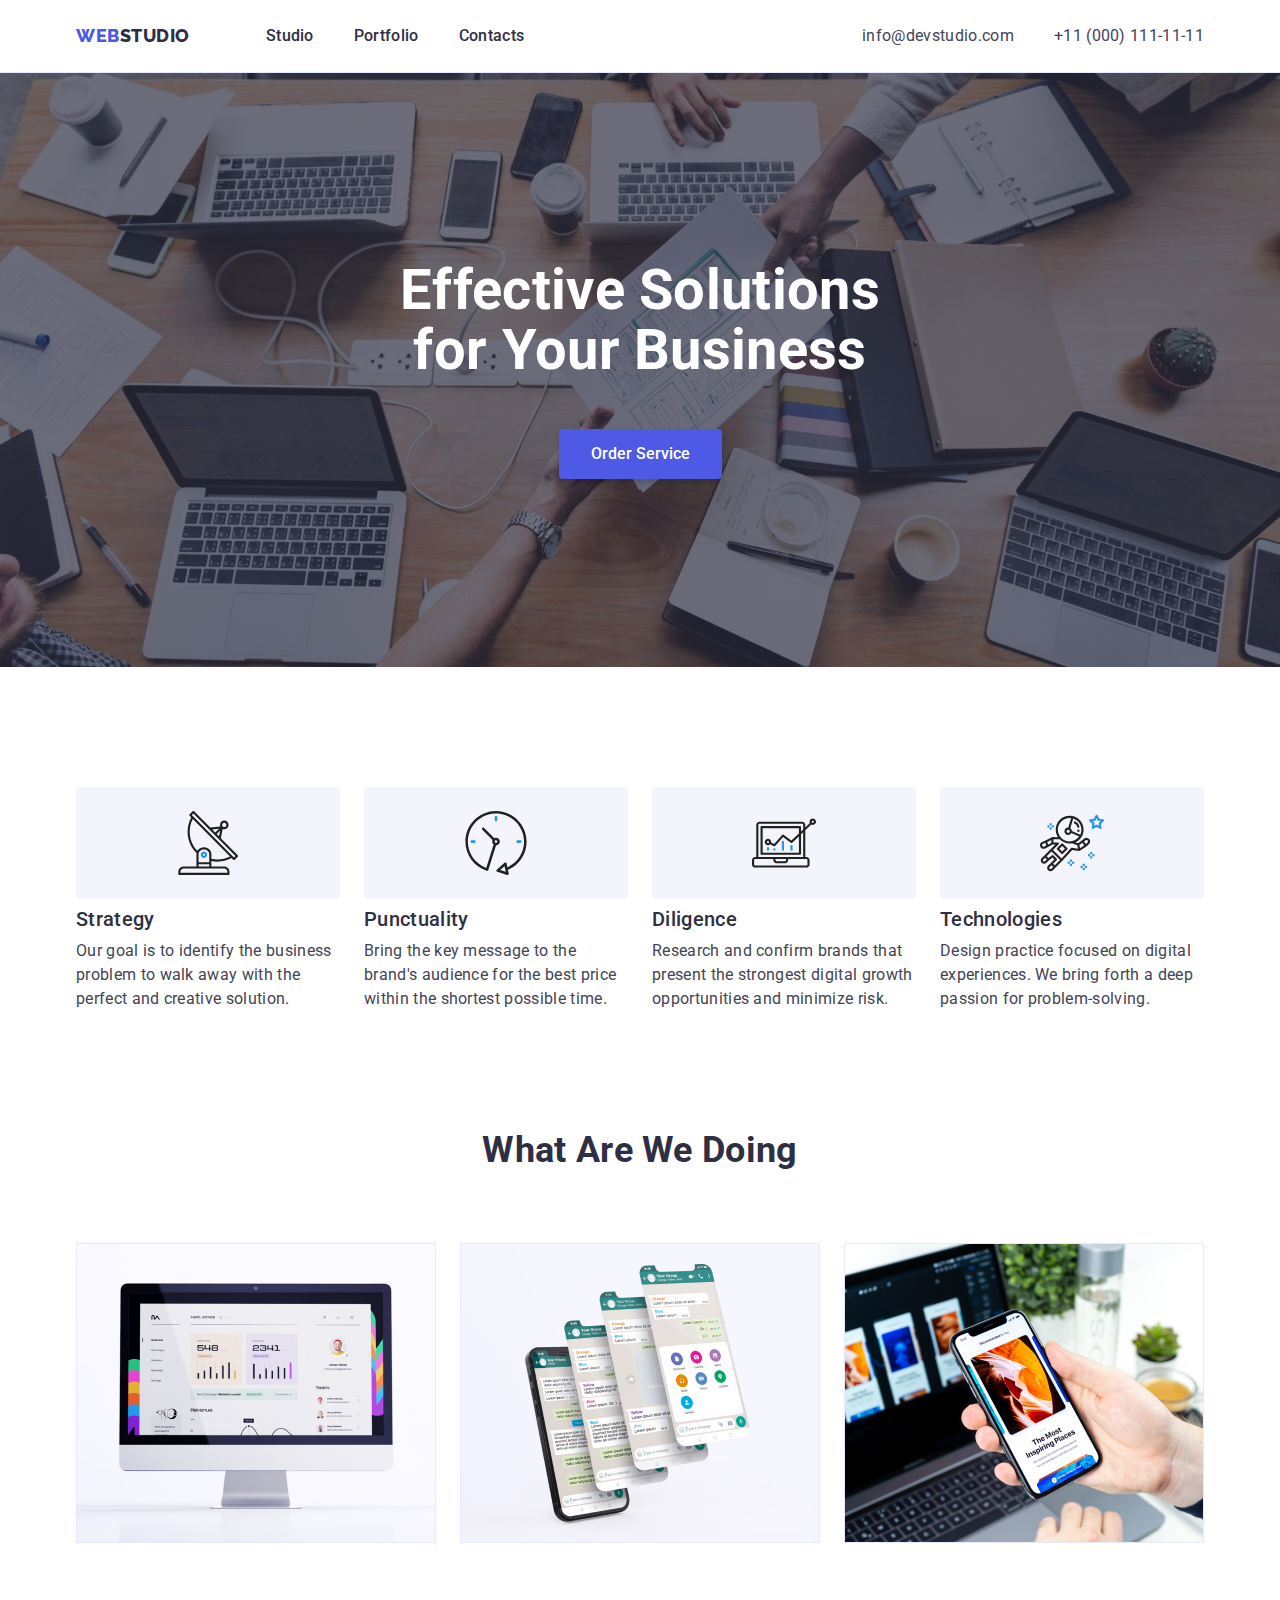
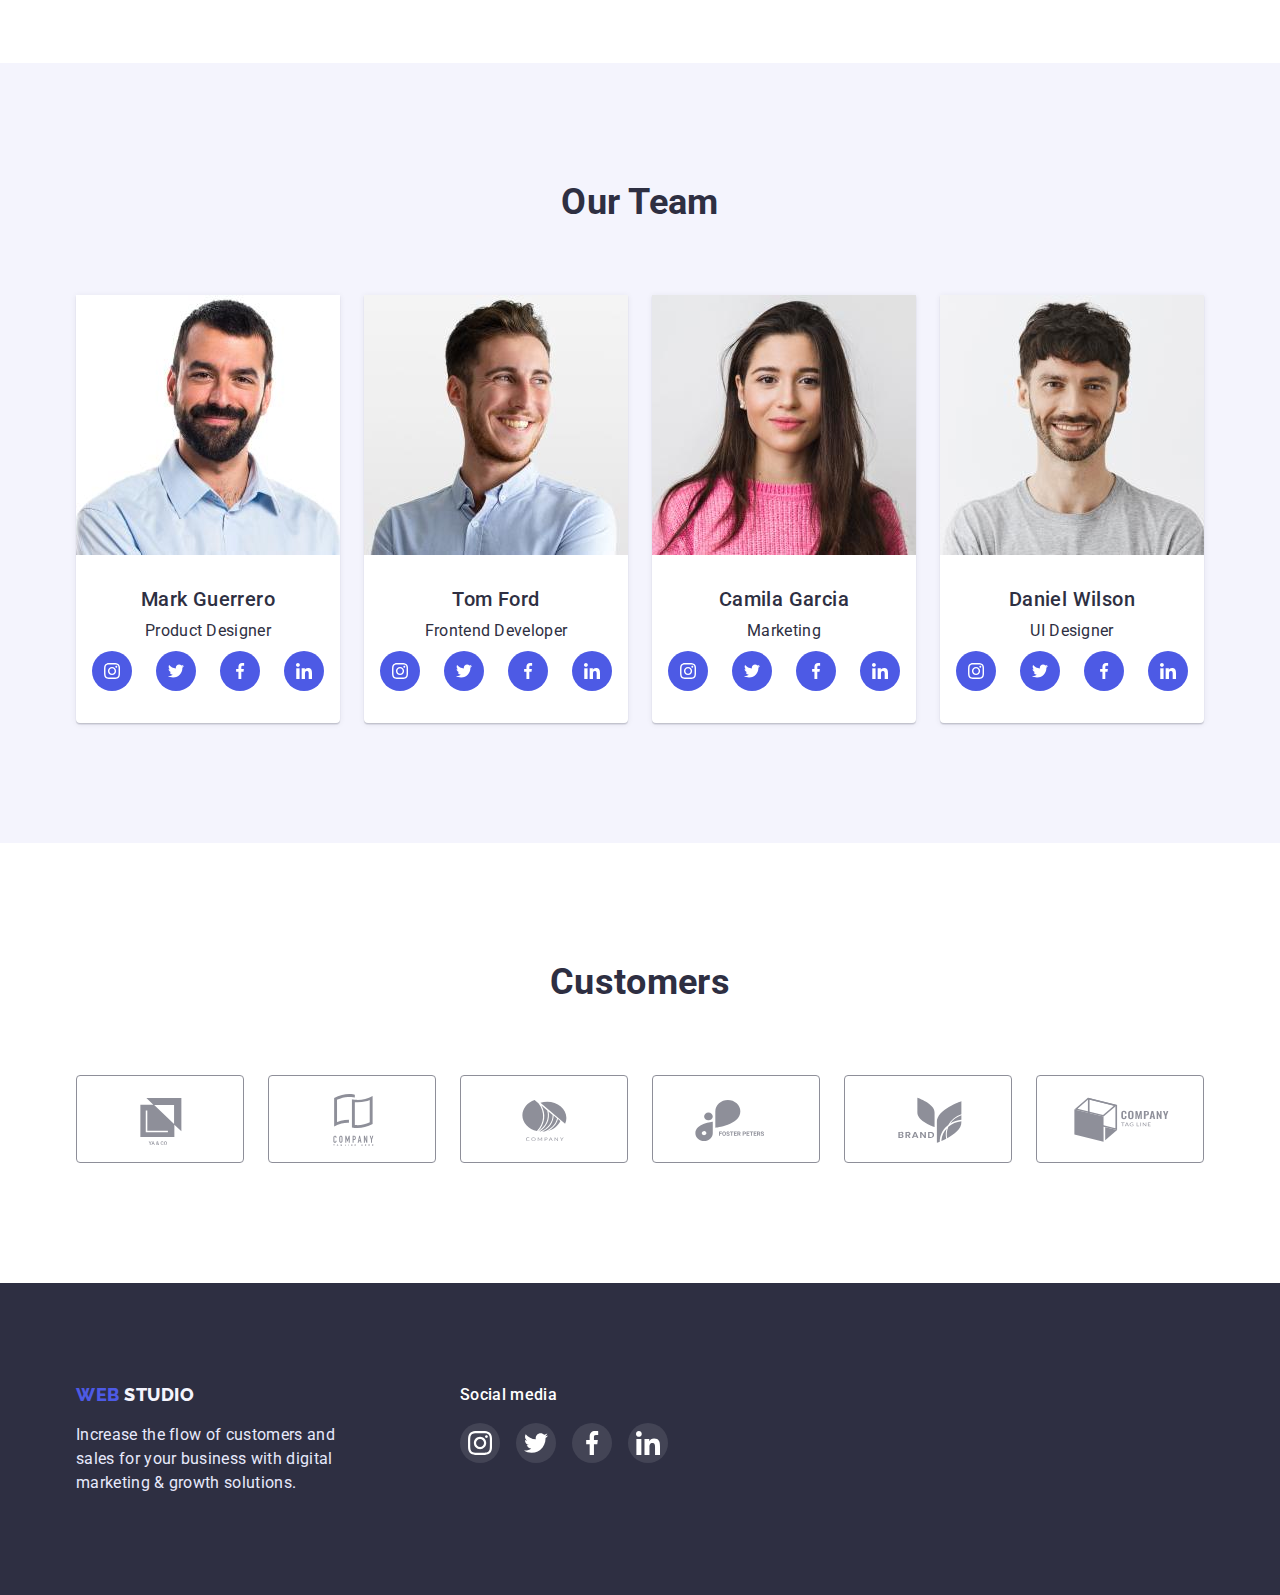
<file: index.html>
<!DOCTYPE html>
<html lang="en">
  <head>
    <meta charset="UTF-8" />
    <meta http-equiv="X-UA-Compatible" content="IE=edge" />
    <meta
      name="viewport"
      content="width=device-width, initial-scale=1.0"
    />
    <title>WebStudio</title>
    <link
      rel="preconnect"
      href="https://fonts.googleapis.com"
    />
    <link
      rel="preconnect"
      href="https://fonts.gstatic.com"
      crossorigin
    />
    <link
      href="https://fonts.googleapis.com/css2?family=Raleway:wght@800&family=Roboto:wght@400;500;700;900&display=swap"
      rel="stylesheet"
    />
    <link
      rel="stylesheet"
      href="https://cdnjs.cloudflare.com/ajax/libs/modern-normalize/1.1.0/modern-normalize.min.css"
    />
    <link rel="stylesheet" href="./css/styles.css" />
  </head>
  <body>
    <!--▼▼▼▼▼▼▼▼▼▼▼▼▼▼HEADER▼▼▼▼▼▼▼▼▼▼▼▼▼▼-->
    <header class="header">
      <div class="container">
        <nav class="header_nav">
          <a class="logo" href="./index.html"
            ><span class="logo_accent">Web</span>Studio</a
          >
          <ul class="header_nav-list">
            <li>
              <a class="header_nav-link" href="#">Studio</a>
            </li>
            <li>
              <a
                class="header_nav-link"
                href="./portfolio.html"
                >Portfolio</a
              >
            </li>
            <li>
              <a class="header_nav-link" href="#"
                >Contacts</a
              >
            </li>
          </ul>
        </nav>
        <address class="header_contacts">
          <ul class="header_contacts-list">
            <li>
              <a
                class="header_contact-link"
                href="mailto:info@devstudio.com"
                >info@devstudio.com</a
              >
            </li>
            <li>
              <a
                class="header_contact-link"
                href="tel:+110001111111"
                >+11 (000) 111-11-11</a
              >
            </li>
          </ul>
        </address>
      </div>
    </header>
    <!--▲▲▲▲▲▲▲▲▲▲▲▲▲▲HEADER▲▲▲▲▲▲▲▲▲▲▲▲▲▲-->
    <main>
      <!--▼▼▼▼▼▼▼▼▼▼▼▼▼▼HIRO▼▼▼▼▼▼▼▼▼▼▼▼▼▼-->
      <section class="hiro">
        <div class="hiro-back container">
          <h1 class="hiro_title">
            Effective Solutions <br />
            for Your Business
          </h1>
          <button class="hiro_button" type="button">
            Order Service
          </button>
        </div>
      </section>
      <!--▲▲▲▲▲▲▲▲▲▲▲▲▲▲HIRO▲▲▲▲▲▲▲▲▲▲▲▲▲▲-->
      <!--▼▼▼▼▼▼▼▼▼▼▼▼▼▼QUALITY▼▼▼▼▼▼▼▼▼▼▼▼▼▼-->
      <section class="quality section">
        <div class="container">
          <h2 hidden>Strategy</h2>
          <ul class="quality_list">
            <li class="quality_list-point">
              <div class="quality_icon-box">
                <svg width="64" height="64">
                  <use
                    href="./images/sprite.svg#antenna"
                  ></use>
                </svg>
              </div>
              <h3 class="quality_list-title">Strategy</h3>
              <p class="quality_list-paragraf">
                Our goal is to identify the business problem
                to walk away with the perfect and creative
                solution.
              </p>
            </li>
            <li class="quality_list-point">
              <div class="quality_icon-box">
                <svg width="64" height="64">
                  <use
                    href="./images/sprite.svg#clock"
                  ></use>
                </svg>
              </div>
              <h3 class="quality_list-title">
                Punctuality
              </h3>
              <p class="quality_list-paragraf">
                Bring the key message to the brand's
                audience for the best price within the
                shortest possible time.
              </p>
            </li>
            <li class="quality_list-point">
              <div class="quality_icon-box">
                <svg width="64" height="64">
                  <use
                    href="./images/sprite.svg#diagram"
                  ></use>
                </svg>
              </div>
              <h3 class="quality_list-title">Diligence</h3>
              <p class="quality_list-paragraf">
                Research and confirm brands that present the
                strongest digital growth opportunities and
                minimize risk.
              </p>
            </li>
            <li class="quality_list-point">
              <div class="quality_icon-box">
                <svg width="64" height="64">
                  <use
                    href="./images/sprite.svg#astronaut"
                  ></use>
                </svg>
              </div>
              <h3 class="quality_list-title">
                Technologies
              </h3>
              <p class="quality_list-paragraf">
                Design practice focused on digital
                experiences. We bring forth a deep passion
                for problem-solving.
              </p>
            </li>
          </ul>
        </div>
      </section>
      <!--▲▲▲▲▲▲▲▲▲▲▲▲▲▲QUALITY▲▲▲▲▲▲▲▲▲▲▲▲▲▲-->
      <!--▼▼▼▼▼▼▼▼▼▼▼▼▼▼WHAT-ARE-WE-DOING▼▼▼▼▼▼▼▼▼▼▼▼▼▼-->
      <section class="what-we-do section">
        <div class="container">
          <h2 class="what-we-do_title">
            What are we doing
          </h2>
          <ul class="what-we-do_list">
            <li>
              <img
                class="what-we-do_img"
                src="./images/desktop/wawd1.jpg"
                alt="Project photo"
                width="360"
              />
            </li>
            <li>
              <img
                class="what-we-do_img"
                src="./images/desktop/wawd2.jpg"
                alt="Project photo"
                width="360"
              />
            </li>
            <li>
              <img
                class="what-we-do_img"
                src="./images/desktop/wawd3.jpg"
                alt="Project photo"
                width="360"
              />
            </li>
          </ul>
        </div>
      </section>
      <!--▲▲▲▲▲▲▲▲▲▲▲▲▲▲WHAT-ARE-WE-DOING▲▲▲▲▲▲▲▲▲▲▲▲▲▲-->
      <!--▼▼▼▼▼▼▼▼▼▼▼▼▼▼OUR-TEAM▼▼▼▼▼▼▼▼▼▼▼▼▼▼-->
      <section class="our-team section">
        <div class="container">
          <h2 class="our-team_title">Our Team</h2>
          <ul class="our-team_list">
            <li class="our-team_point">
              <img
                class="our-team_img"
                src="./images/desktop/our-team1.jpg"
                alt="Person photo"
                width="264"
              />
              <div class="our-team_text-box">
                <h3 class="our-team_list-title">
                  Mark Guerrero
                </h3>
                <p class="our-team_list-paragraf">
                  Product Designer
                </p>
                <ul class="our-team_icon-list">
                  <li>
                    <a class="our-team_icon-box" href="#">
                      <svg
                        class="icon"
                        width="16"
                        height="16"
                      >
                        <use
                          href="./images/sprite.svg#instagram"
                        ></use>
                      </svg>
                    </a>
                  </li>
                  <li>
                    <a class="our-team_icon-box" href="#">
                      <svg
                        class="icon"
                        width="16"
                        height="16"
                      >
                        <use
                          href="./images/sprite.svg#twitter"
                        ></use>
                      </svg>
                    </a>
                  </li>
                  <li>
                    <a class="our-team_icon-box" href="#">
                      <svg
                        class="icon"
                        width="16"
                        height="16"
                      >
                        <use
                          href="./images/sprite.svg#facebook"
                        ></use>
                      </svg>
                    </a>
                  </li>
                  <li>
                    <a class="our-team_icon-box" href="#">
                      <svg
                        class="icon"
                        width="16"
                        height="16"
                      >
                        <use
                          href="./images/sprite.svg#linkedin"
                        ></use>
                      </svg>
                    </a>
                  </li>
                </ul>
              </div>
            </li>
            <li class="our-team_point">
              <img
                class="our-team_img"
                src="./images/desktop/our-team2.jpg"
                alt="Person photo"
                width="264"
              />
              <div class="our-team_text-box">
                <h3 class="our-team_list-title">
                  Tom Ford
                </h3>
                <p class="our-team_list-paragraf">
                  Frontend Developer
                </p>
                <ul class="our-team_icon-list">
                  <li>
                    <a class="our-team_icon-box" href="#">
                      <svg
                        class="icon"
                        width="16"
                        height="16"
                      >
                        <use
                          href="./images/sprite.svg#instagram"
                        ></use>
                      </svg>
                    </a>
                  </li>
                  <li>
                    <a class="our-team_icon-box" href="#">
                      <svg
                        class="icon"
                        width="16"
                        height="16"
                      >
                        <use
                          href="./images/sprite.svg#twitter"
                        ></use>
                      </svg>
                    </a>
                  </li>
                  <li>
                    <a class="our-team_icon-box" href="#">
                      <svg
                        class="icon"
                        width="16"
                        height="16"
                      >
                        <use
                          href="./images/sprite.svg#facebook"
                        ></use>
                      </svg>
                    </a>
                  </li>
                  <li>
                    <a class="our-team_icon-box" href="#">
                      <svg
                        class="icon"
                        width="16"
                        height="16"
                      >
                        <use
                          href="./images/sprite.svg#linkedin"
                        ></use>
                      </svg>
                    </a>
                  </li>
                </ul>
              </div>
            </li>
            <li class="our-team_point">
              <img
                class="our-team_img"
                src="./images/desktop/our-team3.jpg"
                alt="Person photo"
                width="264"
              />
              <div class="our-team_text-box">
                <h3 class="our-team_list-title">
                  Camila Garcia
                </h3>
                <p class="our-team_list-paragraf">
                  Marketing
                </p>
                <ul class="our-team_icon-list">
                  <li>
                    <a class="our-team_icon-box" href="#">
                      <svg
                        class="icon"
                        width="16"
                        height="16"
                      >
                        <use
                          href="./images/sprite.svg#instagram"
                        ></use>
                      </svg>
                    </a>
                  </li>
                  <li>
                    <a class="our-team_icon-box" href="#">
                      <svg
                        class="icon"
                        width="16"
                        height="16"
                      >
                        <use
                          href="./images/sprite.svg#twitter"
                        ></use>
                      </svg>
                    </a>
                  </li>
                  <li>
                    <a class="our-team_icon-box" href="#">
                      <svg
                        class="icon"
                        width="16"
                        height="16"
                      >
                        <use
                          href="./images/sprite.svg#facebook"
                        ></use>
                      </svg>
                    </a>
                  </li>
                  <li>
                    <a class="our-team_icon-box" href="#">
                      <svg
                        class="icon"
                        width="16"
                        height="16"
                      >
                        <use
                          href="./images/sprite.svg#linkedin"
                        ></use>
                      </svg>
                    </a>
                  </li>
                </ul>
              </div>
            </li>
            <li class="our-team_point">
              <img
                class="our-team_img"
                src="./images/desktop/our-team4.jpg"
                alt="Person photo"
                width="264"
              />
              <div class="our-team_text-box">
                <h3 class="our-team_list-title">
                  Daniel Wilson
                </h3>
                <p class="our-team_list-paragraf">
                  UI Designer
                </p>
                <ul class="our-team_icon-list">
                  <li>
                    <a class="our-team_icon-box" href="#">
                      <svg
                        class="icon"
                        width="16"
                        height="16"
                      >
                        <use
                          href="./images/sprite.svg#instagram"
                        ></use>
                      </svg>
                    </a>
                  </li>
                  <li>
                    <a class="our-team_icon-box" href="#">
                      <svg
                        class="icon"
                        width="16"
                        height="16"
                      >
                        <use
                          href="./images/sprite.svg#twitter"
                        ></use>
                      </svg>
                    </a>
                  </li>
                  <li>
                    <a class="our-team_icon-box" href="#">
                      <svg
                        class="icon"
                        width="16"
                        height="16"
                      >
                        <use
                          href="./images/sprite.svg#facebook"
                        ></use>
                      </svg>
                    </a>
                  </li>
                  <li>
                    <a class="our-team_icon-box" href="#">
                      <svg
                        class="icon"
                        width="16"
                        height="16"
                      >
                        <use
                          href="./images/sprite.svg#linkedin"
                        ></use>
                      </svg>
                    </a>
                  </li>
                </ul>
              </div>
            </li>
          </ul>
        </div>
      </section>
      <!--▲▲▲▲▲▲▲▲▲▲▲▲▲▲OUR-TEAM▲▲▲▲▲▲▲▲▲▲▲▲▲▲-->
      <!--▼▼▼▼▼▼▼▼▼▼▼▼▼▼CUSTOMERS▼▼▼▼▼▼▼▼▼▼▼▼▼▼-->
      <section class="customers section">
        <div class="container">
          <h2 class="customers_title">Customers</h2>
          <ul class="customers_icon-list">
            <li>
              <a class="customers_icon-box" href="#">
                <svg class="icon" width="104" height="56">
                  <use
                    href="./images/sprite.svg#customers1"
                  ></use>
                </svg>
              </a>
            </li>
            <li>
              <a class="customers_icon-box" href="#">
                <svg class="icon" width="104" height="56">
                  <use
                    href="./images/sprite.svg#customers2"
                  ></use>
                </svg>
              </a>
            </li>
            <li>
              <a class="customers_icon-box" href="#">
                <svg class="icon" width="104" height="56">
                  <use
                    href="./images/sprite.svg#customers3"
                  ></use>
                </svg>
              </a>
            </li>
            <li>
              <a class="customers_icon-box" href="#">
                <svg class="icon" width="104" height="56">
                  <use
                    href="./images/sprite.svg#customers4"
                  ></use>
                </svg>
              </a>
            </li>
            <li>
              <a class="customers_icon-box" href="#">
                <svg class="icon" width="104" height="56">
                  <use
                    href="./images/sprite.svg#customers5"
                  ></use>
                </svg>
              </a>
            </li>
            <li>
              <a class="customers_icon-box" href="#">
                <svg class="icon" width="104" height="56">
                  <use
                    href="./images/sprite.svg#customers6"
                  ></use>
                </svg>
              </a>
            </li>
          </ul>
        </div>
      </section>
      <!--▲▲▲▲▲▲▲▲▲▲▲▲▲▲CUSTOMERS▲▲▲▲▲▲▲▲▲▲▲▲▲▲-->
    </main>
    <!--▼▼▼▼▼▼▼▼▼▼▼▼▼▼FOOTER▼▼▼▼▼▼▼▼▼▼▼▼▼▼-->
    <footer class="footer">
      <div class="container">
        <div class="footer_info-box">
          <a class="logo footer_logo" href="./index.html"
            ><span class="logo_accent">Web</span> Studio</a
          >
          <p class="footer_paragraf">
            Increase the flow of customers and sales for
            your business with digital marketing & growth
            solutions.
          </p>
        </div>
        <div class="footer_social">
          <h2 class="footer_social-title">Social media</h2>
          <ul class="footer_icon-list">
            <li class="footer_icon-box">
              <svg class="icon" width="24" height="24">
                <use
                  href="./images/sprite.svg#instagram"
                ></use>
              </svg>
            </li>
            <li class="footer_icon-box">
              <svg class="icon" width="24" height="24">
                <use
                  href="./images/sprite.svg#twitter"
                ></use>
              </svg>
            </li>
            <li class="footer_icon-box">
              <svg class="icon" width="24" height="24">
                <use
                  href="./images/sprite.svg#facebook"
                ></use>
              </svg>
            </li>
            <li class="footer_icon-box">
              <svg class="icon" width="24" height="24">
                <use
                  href="./images/sprite.svg#linkedin"
                ></use>
              </svg>
            </li>
          </ul>
        </div>
      </div>
    </footer>
    <!--▲▲▲▲▲▲▲▲▲▲▲▲▲▲FOOTER▲▲▲▲▲▲▲▲▲▲▲▲▲▲-->
  </body>
</html>
</file>
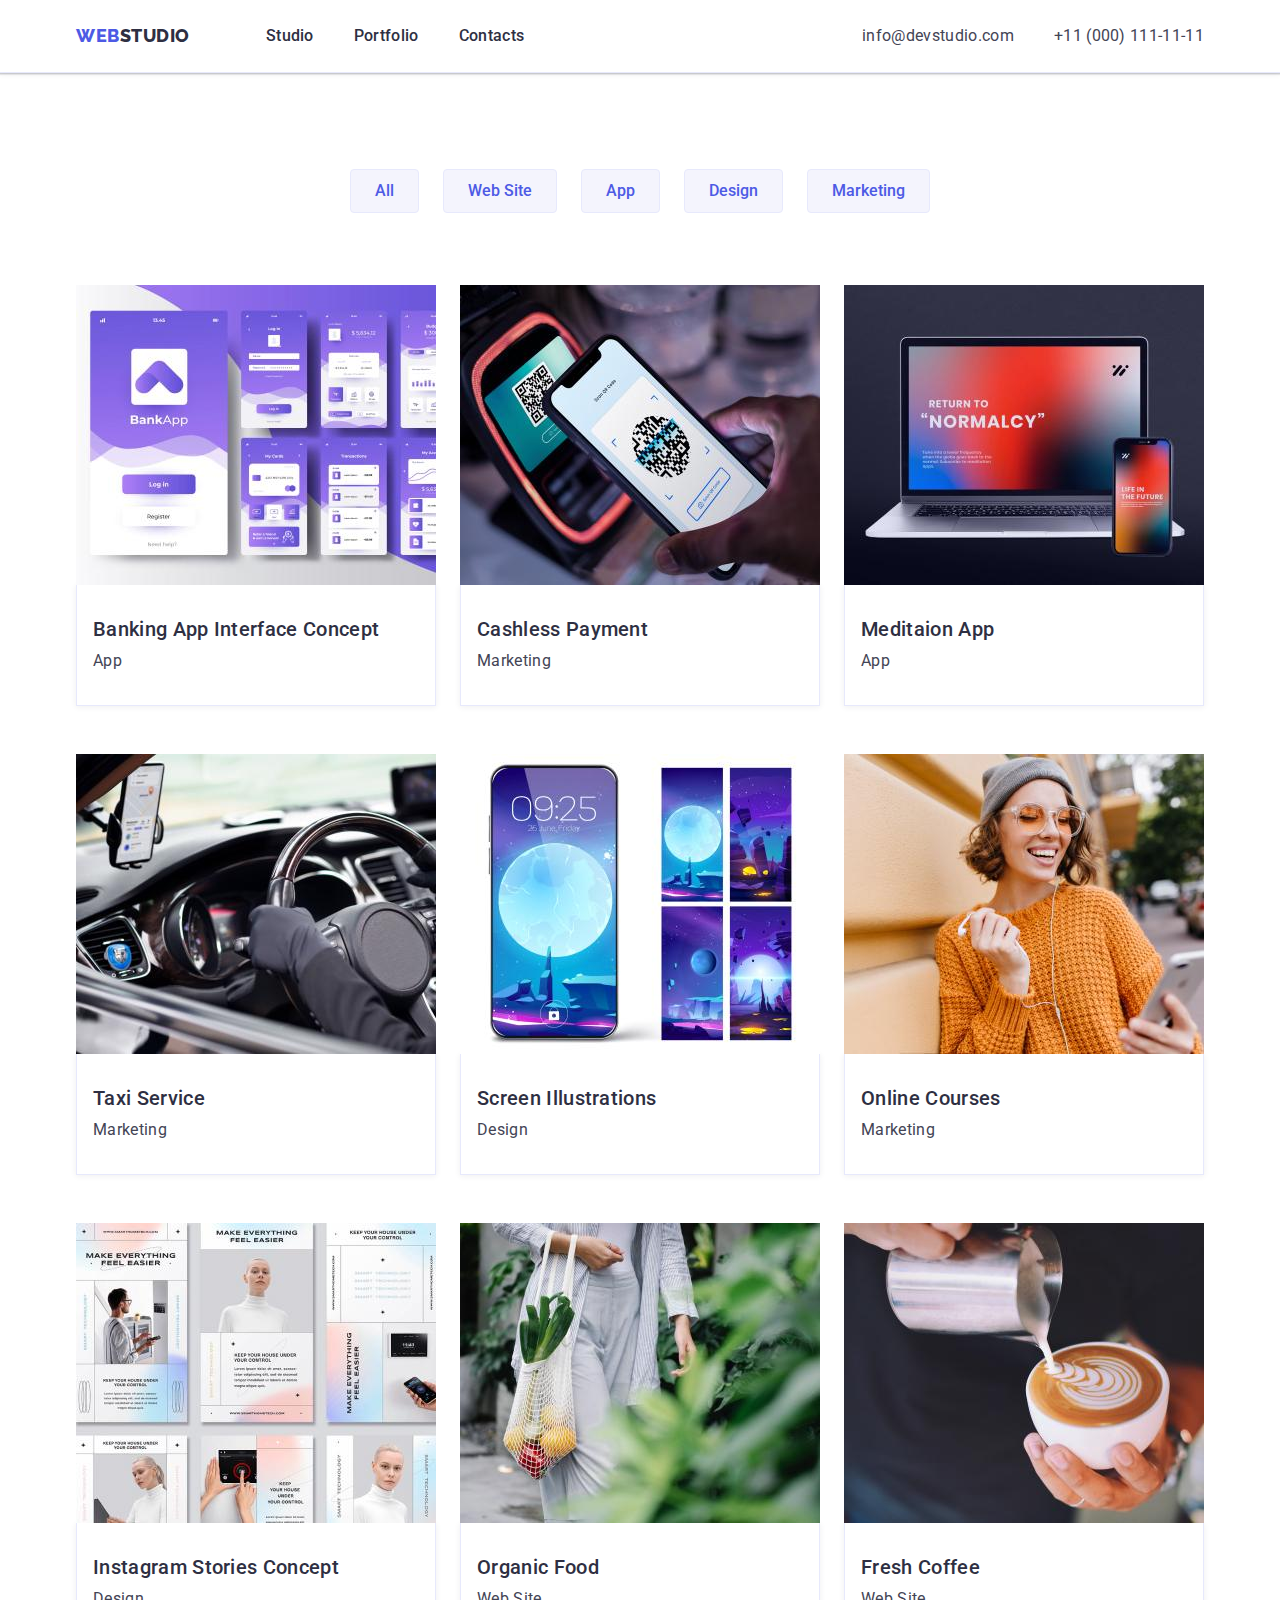
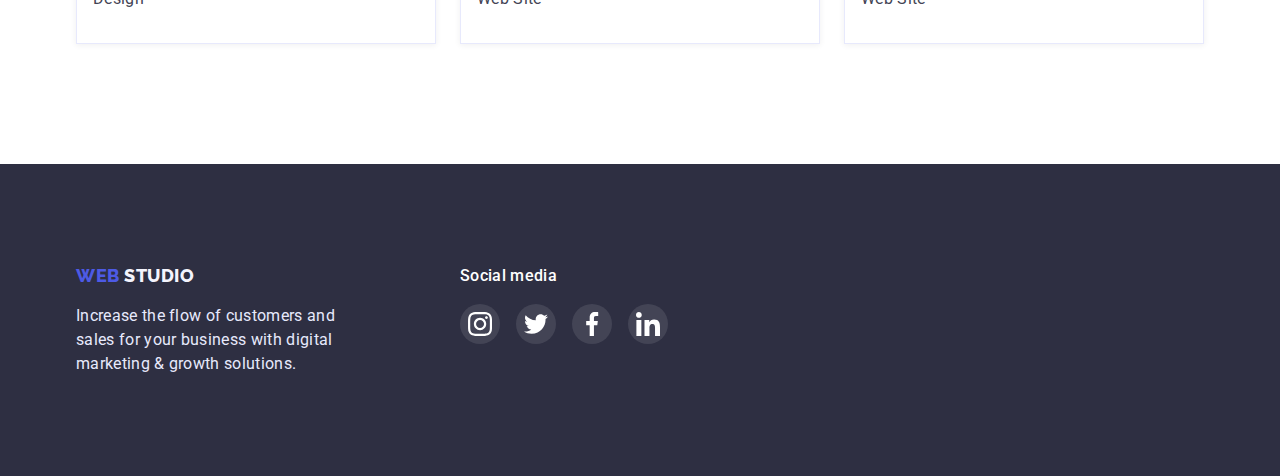
<file: portfolio.html>
<!DOCTYPE html>
<html lang="en">
  <head>
    <meta charset="UTF-8" />
    <meta http-equiv="X-UA-Compatible" content="IE=edge" />
    <meta
      name="viewport"
      content="width=device-width, initial-scale=1.0"
    />
    <title>WebStudio</title>
    <link
      rel="preconnect"
      href="https://fonts.googleapis.com"
    />
    <link
      rel="preconnect"
      href="https://fonts.gstatic.com"
      crossorigin
    />
    <link
      href="https://fonts.googleapis.com/css2?family=Raleway:wght@800&family=Roboto:wght@400;500;700;900&display=swap"
      rel="stylesheet"
    />
    <link
      rel="stylesheet"
      href="https://cdnjs.cloudflare.com/ajax/libs/modern-normalize/1.1.0/modern-normalize.min.css"
    />
    <link rel="stylesheet" href="./css/styles.css" />
  </head>
  <body>
    <!--▼▼▼▼▼▼▼▼▼▼▼▼▼▼HEADER▼▼▼▼▼▼▼▼▼▼▼▼▼▼-->
    <header class="header">
      <div class="container">
        <nav class="header_nav">
          <a class="logo" href="./index.html"
            ><span class="logo_accent">Web</span>Studio</a
          >
          <ul class="header_nav-list">
            <li>
              <a class="header_nav-link" href="./index.html"
                >Studio</a
              >
            </li>
            <li>
              <a
                class="header_nav-link"
                href="./portfolio.html"
                >Portfolio</a
              >
            </li>
            <li>
              <a class="header_nav-link" href="#"
                >Contacts</a
              >
            </li>
          </ul>
        </nav>
        <address class="header_contacts">
          <ul class="header_contacts-list">
            <li>
              <a
                class="header_contact-link"
                href="mailto:info@devstudio.com"
                >info@devstudio.com</a
              >
            </li>
            <li>
              <a
                class="header_contact-link"
                href="tel:+110001111111"
                >+11 (000) 111-11-11</a
              >
            </li>
          </ul>
        </address>
      </div>
    </header>
    <!--▲▲▲▲▲▲▲▲▲▲▲▲▲▲HEADER▲▲▲▲▲▲▲▲▲▲▲▲▲▲-->
    <main>
      <!--▼▼▼▼▼▼▼▼▼▼▼▼▼▼FILTER-BUTTONS▼▼▼▼▼▼▼▼▼▼▼▼▼▼-->
      <section class="portfolio section">
        <div class="container">
          <h1 hidden>Projects</h1>
          <ul class="filters_list">
            <li>
              <button class="filters_button" type="button">
                All
              </button>
            </li>
            <li>
              <button class="filters_button" type="button">
                Web Site
              </button>
            </li>
            <li>
              <button class="filters_button" type="button">
                App
              </button>
            </li>
            <li>
              <button class="filters_button" type="button">
                Design
              </button>
            </li>
            <li>
              <button class="filters_button" type="button">
                Marketing
              </button>
            </li>
          </ul>
          <!--▲▲▲▲▲▲▲▲▲▲▲▲▲▲FILTER-BUTTONS▲▲▲▲▲▲▲▲▲▲▲▲▲▲-->
          <!--▼▼▼▼▼▼▼▼▼▼▼▼▼▼PROJECTS▼▼▼▼▼▼▼▼▼▼▼▼▼▼-->
          <ul class="projects_list">
            <li>
              <a class="projects_link" href="#">
                <img
                  class="projects_img"
                  src="./images/desktop/project1.jpg"
                  alt="Project photo"
                  width="360"
                />
                <div class="projects_text-box">
                  <h2 class="projects_title">
                    Banking App Interface Concept
                  </h2>
                  <p class="projects_paragrad">App</p>
                </div>
              </a>
            </li>
            <li>
              <a class="projects_link" href="#">
                <img
                  class="projects_img"
                  src="./images/desktop/project2.jpg"
                  alt="Project photo"
                  width="360"
                />
                <div class="projects_text-box">
                  <h2 class="projects_title">
                    Cashless Payment
                  </h2>
                  <p class="projects_paragrad">Marketing</p>
                </div>
              </a>
            </li>
            <li>
              <a class="projects_link" href="#">
                <img
                  class="projects_img"
                  src="./images/desktop/project3.jpg"
                  alt="Project photo"
                  width="360"
                />
                <div class="projects_text-box">
                  <h2 class="projects_title">
                    Meditaion App
                  </h2>
                  <p class="projects_paragrad">App</p>
                </div>
              </a>
            </li>
            <li>
              <a class="projects_link" href="#">
                <img
                  class="projects_img"
                  src="./images/desktop/project4.jpg"
                  alt="Project photo"
                  width="360"
                />
                <div class="projects_text-box">
                  <h2 class="projects_title">
                    Taxi Service
                  </h2>
                  <p class="projects_paragrad">Marketing</p>
                </div>
              </a>
            </li>
            <li>
              <a class="projects_link" href="#">
                <img
                  class="projects_img"
                  src="./images/desktop/project5.jpg"
                  alt="Project photo"
                  width="360"
                />
                <div class="projects_text-box">
                  <h2 class="projects_title">
                    Screen Illustrations
                  </h2>
                  <p class="projects_paragrad">Design</p>
                </div>
              </a>
            </li>
            <li>
              <a class="projects_link" href="#">
                <img
                  class="projects_img"
                  src="./images/desktop/project6.jpg"
                  alt="Project photo"
                  width="360"
                />
                <div class="projects_text-box">
                  <h2 class="projects_title">
                    Online Courses
                  </h2>
                  <p class="projects_paragrad">Marketing</p>
                </div>
              </a>
            </li>
            <li>
              <a class="projects_link" href="#">
                <img
                  class="projects_img"
                  src="./images/desktop/project7.jpg"
                  alt="Project photo"
                  width="360"
                />
                <div class="projects_text-box">
                  <h2 class="projects_title">
                    Instagram Stories Concept
                  </h2>
                  <p class="projects_paragrad">Design</p>
                </div>
              </a>
            </li>
            <li>
              <a class="projects_link" href="#">
                <img
                  class="projects_img"
                  src="./images/desktop/project8.jpg"
                  alt="Project photo"
                  width="360"
                />
                <div class="projects_text-box">
                  <h2 class="projects_title">
                    Organic Food
                  </h2>
                  <p class="projects_paragrad">Web Site</p>
                </div>
              </a>
            </li>
            <li>
              <a class="projects_link" href="#">
                <img
                  class="projects_img"
                  src="./images/desktop/project9.jpg"
                  alt="Project photo"
                  width="360"
                />
                <div class="projects_text-box">
                  <h2 class="projects_title">
                    Fresh Coffee
                  </h2>
                  <p class="projects_paragrad">Web Site</p>
                </div>
              </a>
            </li>
          </ul>
        </div>
      </section>
      <!--▲▲▲▲▲▲▲▲▲▲▲▲▲▲PROJECTS▲▲▲▲▲▲▲▲▲▲▲▲▲▲-->
    </main>
    <!--▼▼▼▼▼▼▼▼▼▼▼▼▼▼FOOTER▼▼▼▼▼▼▼▼▼▼▼▼▼▼-->
    <footer class="footer">
      <div class="container">
        <div class="footer_info-box">
          <a class="logo footer_logo" href="./index.html"
            ><span class="logo_accent">Web</span> Studio</a
          >
          <p class="footer_paragraf">
            Increase the flow of customers and sales for
            your business with digital marketing & growth
            solutions.
          </p>
        </div>
        <div class="footer_social">
          <h2 class="footer_social-title">Social media</h2>
          <ul class="footer_icon-list">
            <li class="footer_icon-box">
              <svg class="icon" width="24" height="24">
                <use
                  href="./images/sprite.svg#instagram"
                ></use>
              </svg>
            </li>
            <li class="footer_icon-box">
              <svg class="icon" width="24" height="24">
                <use
                  href="./images/sprite.svg#twitter"
                ></use>
              </svg>
            </li>
            <li class="footer_icon-box">
              <svg class="icon" width="24" height="24">
                <use
                  href="./images/sprite.svg#facebook"
                ></use>
              </svg>
            </li>
            <li class="footer_icon-box">
              <svg class="icon" width="24" height="24">
                <use
                  href="./images/sprite.svg#linkedin"
                ></use>
              </svg>
            </li>
          </ul>
        </div>
      </div>
    </footer>
    <!--▲▲▲▲▲▲▲▲▲▲▲▲▲▲FOOTER▲▲▲▲▲▲▲▲▲▲▲▲▲▲-->
  </body>
</html>
</file>
<file: css/styles.css>
@use "project-elements";
:root {
  --bg-color1: #ffffff;
  --bg-color2: #2e2f42;
  --bg-color3: #f4f4fd;
  --text-color1: #2e2f42;
  --text-color2: #434455;
  --accent-color: #4d5ae5;
  --hover-color: #404bbf;
  --hover-color2: #31d0aa;
  --logo-text: Raleway;
  --title1-weight: 700;
  --title1-size: 36px;
  --title1-height: 1.11;
  --title2-weight: 500;
  --title2-size: 20px;
  --title2-height: 1.2;
}

* {
  box-sizing: border-box;
}

body {
  font-family: Roboto;
  color: var(--text-color1);
  background-color: var(--bg-color1);
  font-weight: 400;
  font-size: 16px;
  line-height: 1.5;
  letter-spacing: 0.02em;
}

button {
  cursor: pointer;
  border: none;
}

ul,
ol {
  list-style: none;
  margin: 0px;
  padding: 0px;
}

a {
  text-decoration: none;
}

img {
  display: block;
}

h1,
h2,
h3,
h4,
h5,
h6,
li,
p {
  margin: 0px;
  padding: 0px;
}

.container {
  width: 1158px;
  padding-left: 15px;
  padding-right: 15px;
  margin-right: auto;
  margin-left: auto;
}

.section {
  padding-top: 120px;
  padding-bottom: 120px;
}

.portfolio.section {
  padding-top: 96px;
}

.logo {
  font-weight: 800;
  font-size: 18px;
  line-height: 1.33;
  letter-spacing: 0.03em;
  text-transform: uppercase;
  color: var(--text-color1);
  font-family: var(--logo-text);
  text-decoration: none;
}
.logo .logo_accent {
  color: var(--accent-color);
}

.footer_logo {
  color: #f4f4fd;
}

.filters_list {
  display: flex;
  justify-content: center;
  gap: 24px;
  margin-bottom: 72px;
}

.filters_button {
  padding: 12px 24px;
  border: 1px solid #e7e9fc;
  border-radius: 4px;
  font-weight: var(--title2-weight);
  color: var(--accent-color);
  background-color: #f4f4fd;
}
.filters_button:hover, .filters_button:focus {
  border: 1px solid var(--hover-color);
  box-shadow: 0px 3px 1px rgba(0, 0, 0, 0.1), 0px 2px 1px rgba(0, 0, 0, 0.08), 0px 2px 2px rgba(0, 0, 0, 0.12);
  color: #ffffff;
  background-color: var(--hover-color);
}

.footer {
  padding-top: 100px;
  padding-bottom: 100px;
  background-color: var(--bg-color2);
}
.footer .container {
  display: flex;
}

.footer_info-box {
  width: 264px;
  margin-right: 120px;
}

.footer_logo {
  display: block;
  margin-bottom: 16px;
}

.footer_paragraf {
  color: #e7e9fc;
}

.footer_social-title {
  margin-bottom: 16px;
  font-weight: var(--title2-weight);
  font-size: inherit;
  color: #ffffff;
}

.footer_icon-list {
  display: flex;
  gap: 16px;
}
.footer_icon-list .icon {
  fill: #ffffff;
}

.footer_icon-box {
  display: flex;
  justify-content: center;
  align-items: center;
  width: 40px;
  height: 40px;
  border-radius: 50%;
  background-color: #434455;
  cursor: pointer;
}
.footer_icon-box:hover, .footer_icon-box:focus {
  background-color: var(--hover-color2);
}

.header {
  padding-top: 24px;
  padding-bottom: 24px;
  border-bottom: 1px solid #e7e9fc;
  box-shadow: 0px 2px 1px rgba(46, 47, 66, 0.08), 0px 1px 1px rgba(46, 47, 66, 0.16), 0px 1px 6px rgba(46, 47, 66, 0.08);
}
.header .container {
  display: flex;
}
.header .logo {
  margin-right: 76px;
}

.header_nav {
  display: flex;
}

.header_nav-list {
  display: flex;
  gap: 40px;
  font-weight: var(--title2-weight);
}

.header_nav-link {
  color: var(--text-color1);
}
.header_nav-link:hover, .header_nav-link:focus {
  color: var(--hover-color);
}

.header_contacts {
  margin-left: auto;
}

.header_contacts-list {
  gap: 40px;
  display: flex;
}

.header_contact-link {
  color: var(--text-color2);
  font-style: normal;
}
.header_contact-link:hover, .header_contact-link:focus {
  color: var(--hover-color);
}

.hiro {
  padding-top: 188px;
  padding-bottom: 188px;
  background-color: var(--bg-color2);
  background-repeat: no-repeat;
  background-image: linear-gradient(to right, rgba(46, 47, 66, 0.7), rgba(46, 47, 66, 0.7)), url(/images/desktop/hirobg.jpg);
  background-position: center;
}

.hiro_title {
  margin-bottom: 48px;
  font-size: 56px;
  line-height: 1.07;
  text-align: center;
  color: #ffffff;
}

.hiro_button {
  display: block;
  padding: 16px 32px;
  margin-left: auto;
  margin-right: auto;
  box-shadow: 0px 4px 4px rgba(0, 0, 0, 0.15);
  border-radius: 4px;
  color: #ffffff;
  font-weight: var(--title2-weight);
  background-color: var(--accent-color);
}
.hiro_button:hover, .hiro_button:focus {
  background-color: var(--hover-color);
}

.our-team {
  background-color: var(--bg-color3);
}

.our-team_title {
  margin-bottom: 72px;
  font-size: var(--title1-size);
  line-height: var(--title1-height);
  text-align: center;
  text-transform: capitalize;
}

.our-team_list {
  display: flex;
  justify-content: space-between;
}

.our-team_point {
  box-shadow: 0px 1px 6px rgba(46, 47, 66, 0.08), 0px 1px 1px rgba(46, 47, 66, 0.16), 0px 2px 1px rgba(46, 47, 66, 0.08);
  border-radius: 0px 0px 4px 4px;
  background-color: #ffffff;
}

.our-team_text-box {
  padding: 32px 16px;
}

.our-team_list-title {
  margin-bottom: 8px;
  text-align: center;
  font-weight: var(--title2-weight);
  font-size: var(--title2-size);
  line-height: var(--title2-height);
  letter-spacing: 0.02em;
}

.our-team_list-paragraf {
  text-align: center;
}

.our-team_icon-list {
  display: flex;
  gap: 24px;
  margin-top: 8px;
  justify-content: center;
}

.our-team_icon-box {
  display: flex;
  justify-content: center;
  align-items: center;
  width: 40px;
  height: 40px;
  border-radius: 50%;
  background-color: var(--accent-color);
  cursor: pointer;
}
.our-team_icon-box:hover, .our-team_icon-box:focus {
  background-color: var(--hover-color);
}
.our-team_icon-box .icon {
  fill: #ffffff;
}

.projects_list {
  display: flex;
  flex-wrap: wrap;
  gap: 48px 24px;
}
.projects_list li:hover .projects_text-box,
.projects_list li:focus .projects_text-box {
  box-shadow: 0px 1px 6px rgba(46, 47, 66, 0.08), 0px 1px 1px rgba(46, 47, 66, 0.16), 0px 2px 1px rgba(46, 47, 66, 0.08);
  border: 0.5px solid #e7e9fc;
  border-top: 0px;
}

.projects_link {
  color: var(--text-color1);
}

.projects_text-box {
  padding: 32px 16px;
  border: 1px solid #e7e9fc;
  border-top: 0px;
  box-shadow: 0px 1px 6px rgba(46, 47, 66, 0.08);
}

.projects_title {
  margin-bottom: 8px;
  font-weight: var(--title2-weight);
  font-size: var(--title2-size);
  line-height: var(--title2-height);
}

.projects_paragrad {
  color: var(--text-color2);
}

.quality.section {
  padding-bottom: 0px;
}

.quality_list {
  display: flex;
  justify-content: space-between;
}

.quality_list-point {
  width: 264px;
}

.quality_icon-box {
  margin-bottom: 8px;
  display: flex;
  width: 264px;
  height: 112px;
  justify-content: center;
  align-items: center;
  background-color: var(--bg-color3);
  border-radius: 4px;
}

.quality_list-title {
  margin-bottom: 8px;
  font-weight: var(--title2-weight);
  font-size: var(--title2-size);
  line-height: var(--title2-height);
}

.quality_list-paragraf {
  color: var(--text-color2);
}

.what-we-do_list {
  display: flex;
  justify-content: space-between;
}

.what-we-do_title {
  margin-bottom: 72px;
  font-size: var(--title1-size);
  line-height: var(--title1-height);
  text-align: center;
  text-transform: capitalize;
}

.customers_title {
  margin-bottom: 72px;
  text-align: center;
  font-size: var(--title1-size);
  line-height: var(--title1-height);
}

.customers_icon-list {
  display: flex;
  justify-content: space-between;
}

.customers_icon-box {
  display: flex;
  justify-content: center;
  align-items: center;
  width: 168px;
  height: 88px;
  border: 1px solid #8e8f99;
  border-radius: 4px;
}
.customers_icon-box .icon {
  fill: #8e8f99;
}
.customers_icon-box:hover, .customers_icon-box:focus {
  border: 1px solid var(--hover-color);
}
.customers_icon-box:hover .icon, .customers_icon-box:focus .icon {
  fill: var(--hover-color);
}
</file>
